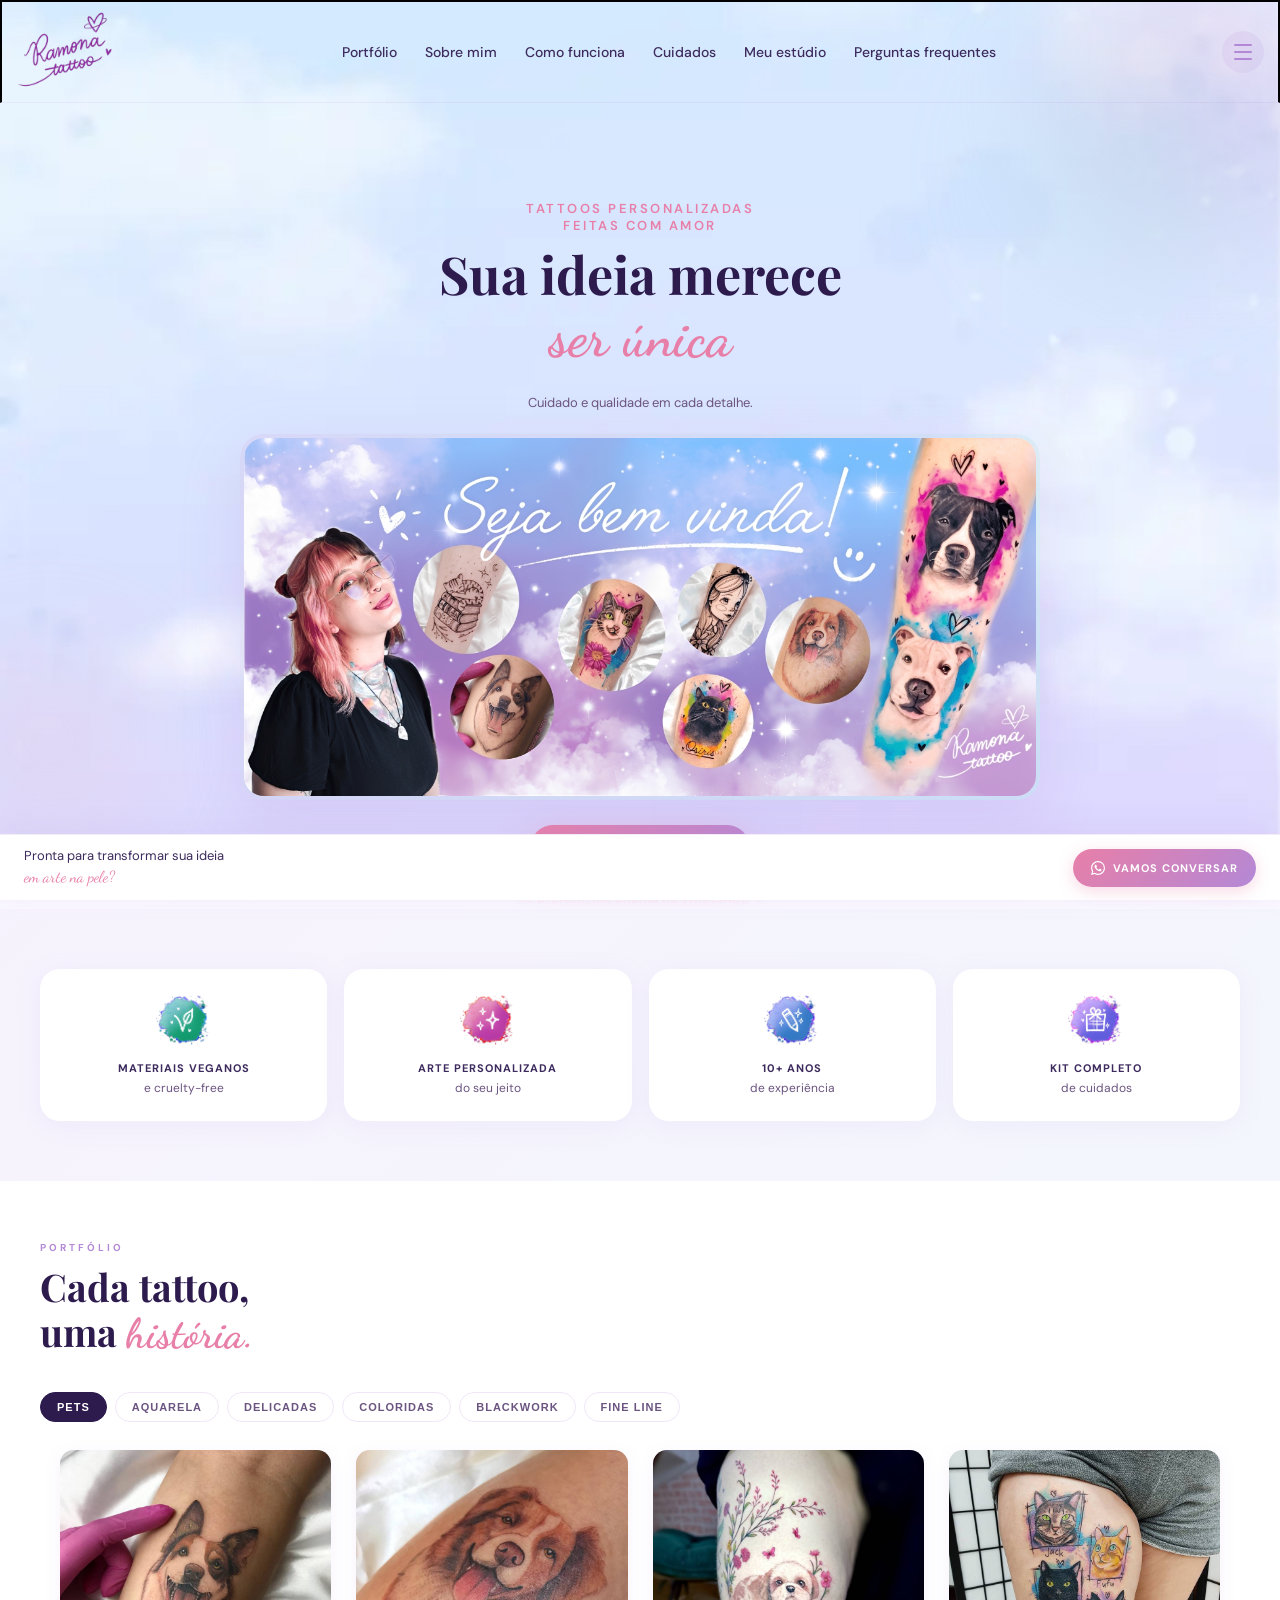
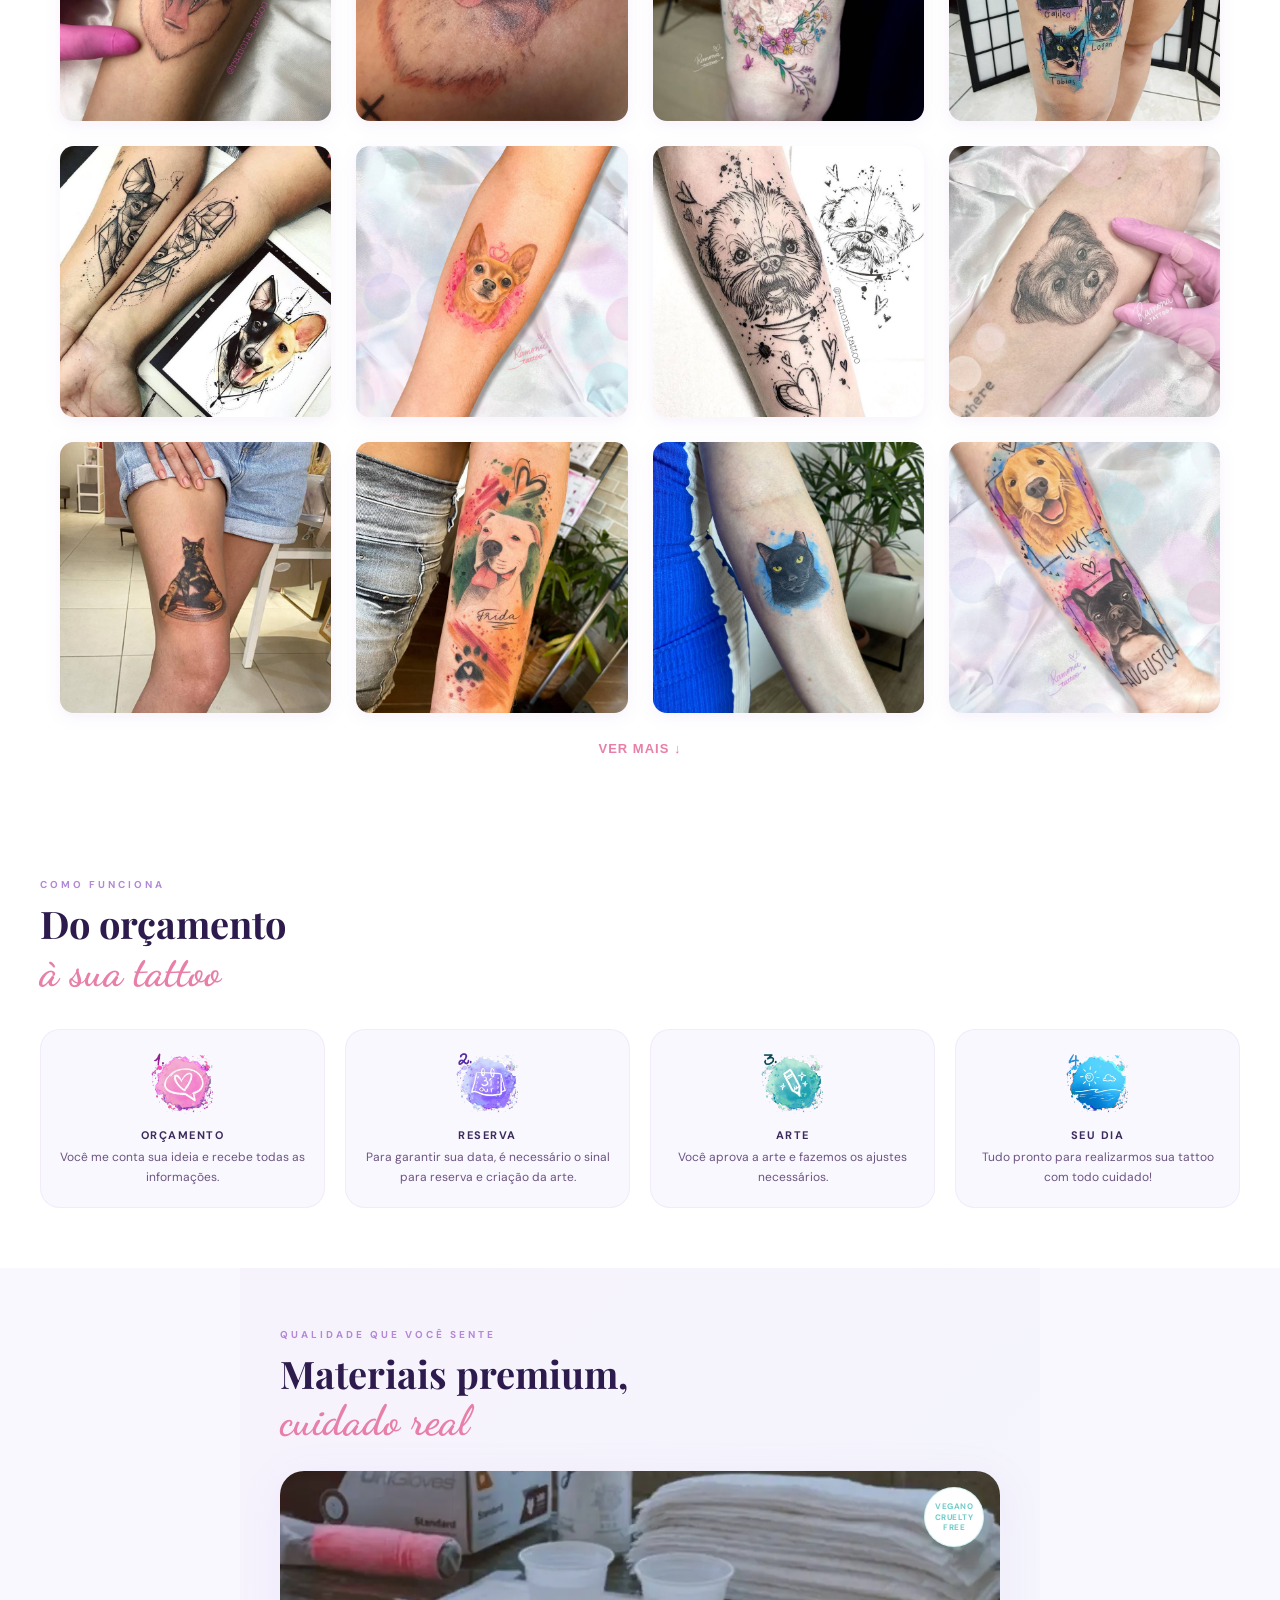
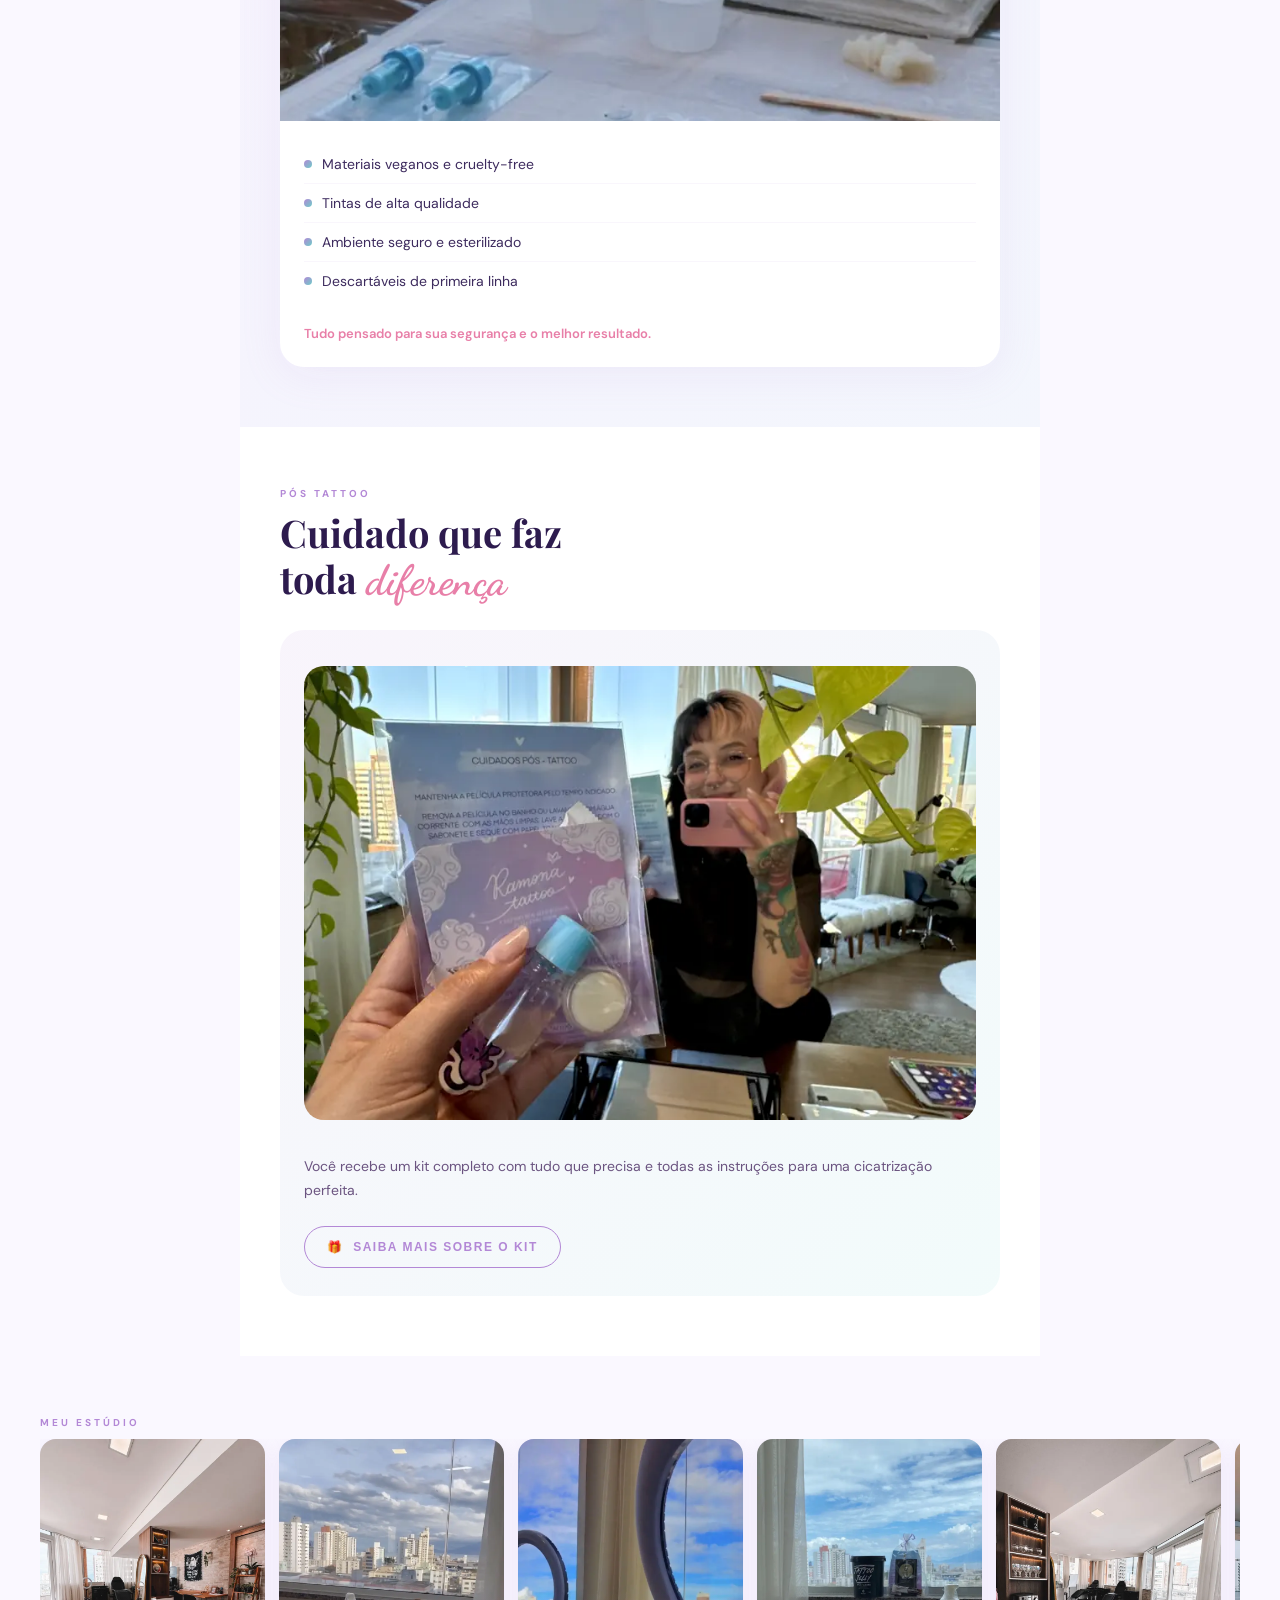
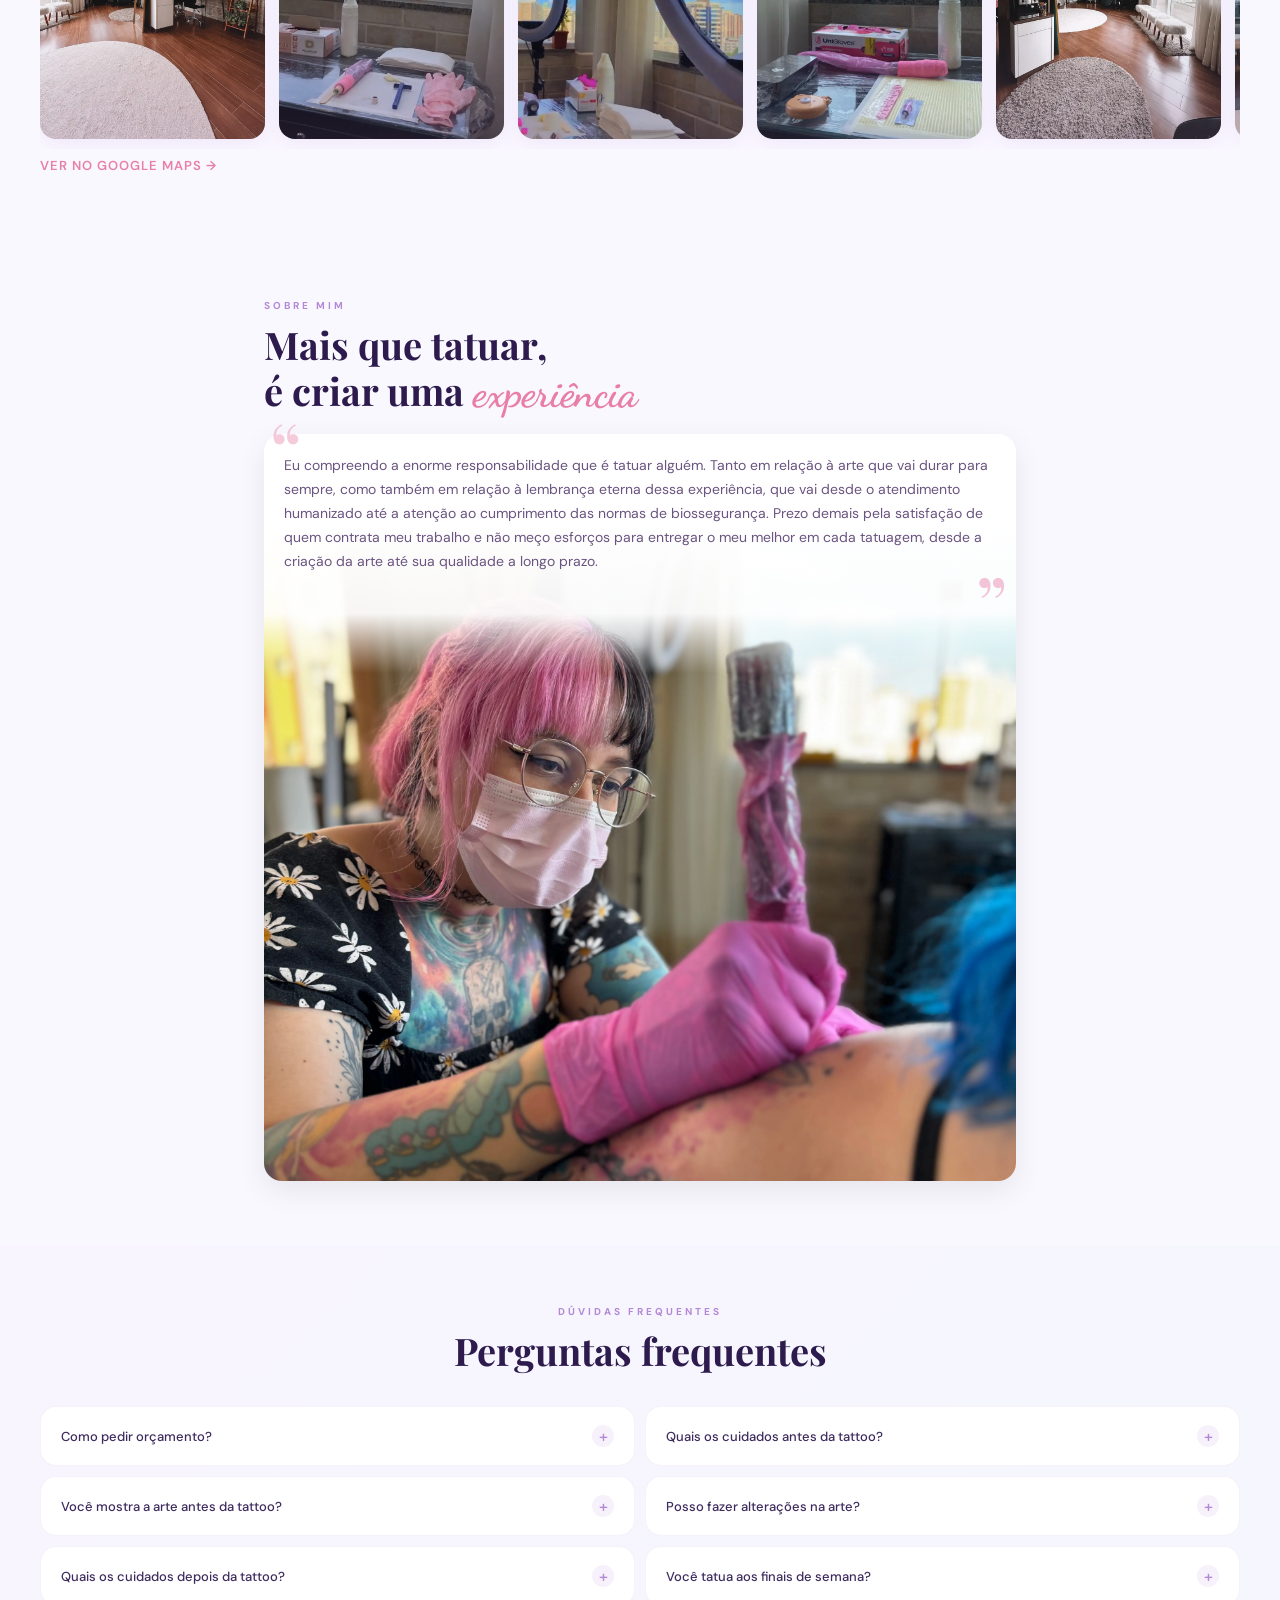
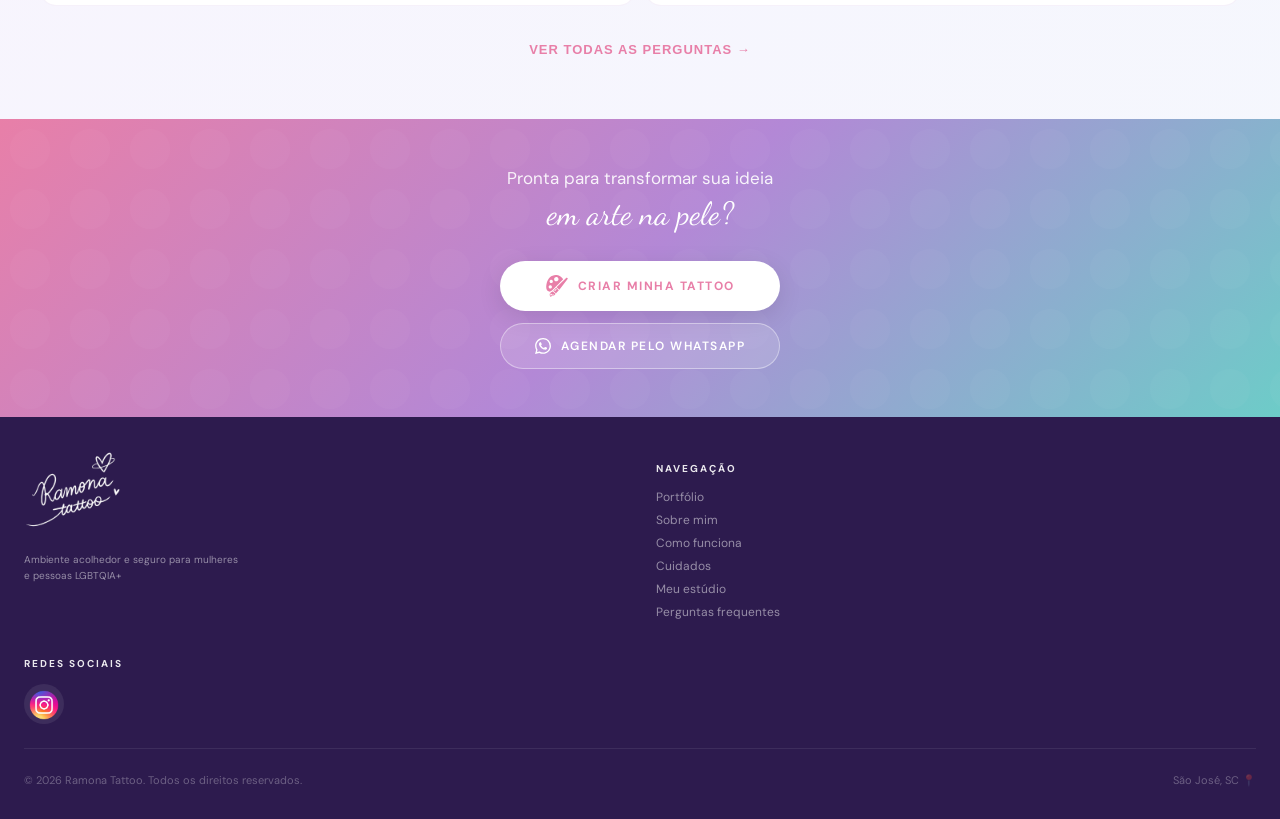
<file: index.html>
<!DOCTYPE html>
<html lang="pt-BR">
<head>
<meta charset="UTF-8">
<meta name="viewport" content="width=device-width, initial-scale=1.0">
<title>Estúdio de Tatuagem em São José SC | Ramona Tattoo</title>
<meta name="description" content="Ramona Tattoo | Tatuadora em São José, atendendo clientes de Florianópolis e também Porto Alegre RS. Tatuagens personalizadas e atendimento exclusivo. Agende sua sessão.">
<link rel="canonical" href="https://www.ramona.art.br/">
<link href="https://fonts.googleapis.com/css2?family=Playfair+Display:ital,wght@0,400;0,700;1,400&family=Dancing+Script:wght@600;700&family=DM+Sans:wght@300;400;500;600&display=swap" rel="stylesheet">
<link rel="preconnect" href="https://fonts.googleapis.com">
<link rel="preconnect"
href="https://fonts.gstatic.com"
crossorigin>
<link rel="stylesheet" href="style.css">
<script src="script.js" defer></script>
<meta name="robots" content="index, follow">

<meta property="og:title" content="Ramona Tattoo | Tatuadora em São José • Grande Florianópolis">
<meta property="og:description" content="Cada tatuagem é desenvolvida para ser única. Atendimento humanizado, artes personalizadas e um ambiente pensado para transformar sua ideia em uma experiência special.">
<meta property="og:image" content="imagens/imagemhome.webp">
<meta property="og:url" content="https://www.ramona.art.br/">

<script type="application/ld+json">
{
 "@context":"https://schema.org",
 "@type":"TattooParlor",
 "name":"Ramona Tattoo",
 "url":"https://www.ramona.art.br/",
 "telephone":"+55 51 8467-1294",
 "address":{
   "@type":"PostalAddress",
   "streetAddress":"Av. Delamar José da Silva, 262 - Kobrasol",
   "addressLocality":"São José",
   "addressRegion":"SC",
   "postalCode":"88102-101",
   "addressCountry":"BR"
 }
 "sameAs": [
  "https://www.instagram.com/ramona_tattoo/",
  "https://share.google/CLeQYkdrsTNzimzGN"
]
"logo": "imagens/imagem-2.png"
}
</script>
<link rel="icon" href="/imagens/imagem-2.png" type="image/png">
</head>
<body>

<!-- NAV -->
<nav class="main-nav">
  <div class="logo">
    <img src="imagens/imagem-2.png" alt="Ramona Tattoo Logo">
  </div>

  <div class="nav-links">
    <a href="#portfolio">Portfólio</a>
    <a href="#about">Sobre mim</a>
    <a href="#como-funciona">Como funciona</a>
    <a href="#cuidados">Cuidados</a>
    <a href="#meu-estudio">Meu estúdio</a>
    <a href="#faq">Perguntas frequentes</a>
  </div>

  <button class="menu-btn" aria-label="Menu">
    <span></span><span></span><span></span>
  </button>
</nav>

<div class="mobile-menu">
  <a href="#portfolio">Portfólio</a>
  <a href="#about">Sobre mim</a>
  <a href="#como-funciona">Como funciona</a>
  <a href="#cuidados">Cuidados</a>
  <a href="#meu-estudio">Meu estúdio</a>
  <a href="#faq">Perguntas frequentes</a>
</div>

<!-- HERO -->
<section class="hero">
  <div class="wc-blob wc-blob-1"></div>
  <div class="wc-blob wc-blob-2"></div>
  <div class="wc-blob wc-blob-3"></div>

  <p class="hero-label fade-up">Tattoos personalizadas<br>feitas com amor</p>

  <h1 class="hero-title fade-up fade-up-2">
    Sua ideia merece
    <span class="hero-title-script">ser única</span>
  </h1>

  <p class="hero-desc fade-up fade-up-3">
    Cuidado e qualidade em cada detalhe.
  </p>

  <!-- Hero image area -->
  <div class="hero-img-card fade-up fade-up-4">
    <div class="hero-img-card-inner">
        <div class="tattoo-icon">
          <img src="imagens/imagemhome.webp" alt="Imagem Tatuagens Ramona Tattoo, seja bem-vindo">
      </div>
    </div>
  </div>

    <a href="https://form.jotform.com/250067675890668" class="btn-whatsapp fade-up fade-up-4">
    Criar minha tattoo
  </a>
  <a href="https://wa.me/555184671294" class="hero-whatsapp-link fade-up fade-up-4">
    <span>Se preferir, me chama no WhatsApp →</span>
  </a>
</section>

<!-- DIFERENCIAIS -->
<section class="diferenciais">
  <div class="diff-grid">
    <div class="diff-card">
      <div class="diff-icon">
        <img src="imagens/icone-2.png" alt="icone materiais veganos">
      </div>
      <p class="diff-name">Materiais veganos</p>
      <p class="diff-desc">e cruelty-free</p>
    </div>
    <div class="diff-card">
      <div class="diff-icon">
        <img src="imagens/icone-1.png" alt="icone arte personalizada">
      </div>
      <p class="diff-name">Arte personalizada</p>
      <p class="diff-desc">do seu jeito</p>
    </div>
    <div class="diff-card">
      <div class="diff-icon">
        <img src="imagens/icone-3.png" alt="icone anos de experiência">
      </div>
      <p class="diff-name">10+ anos</p>
      <p class="diff-desc">de experiência</p>
    </div>
    <div class="diff-card">
      <div class="diff-icon">
        <img src="imagens/icone-4.png" alt="icone kit de cuidados">
      </div>
      <p class="diff-name">Kit completo</p>
      <p class="diff-desc">de cuidados</p>
    </div>
  </div>
</section>

<!-- PORTFÓLIO -->
<section class="portfolio" id="portfolio">
  <div class="portfolio-header">
    <div>
      <p class="section-label">Portfólio</p>
      <h2 class="section-title">
        Cada tattoo,<br>
        uma <span class="section-script">história.</span>
      </h2>
    </div>
  </div>

  <div class="portfolio-tabs">
    <button class="tab active" onclick="filterTab(this, 'pets')">Pets</button>
    <button class="tab" onclick="filterTab(this, 'aquarela')">Aquarela</button>
    <button class="tab" onclick="filterTab(this, 'delicadas')">Delicadas</button>
    <button class="tab" onclick="filterTab(this, 'coloridas')">Coloridas</button>
    <button class="tab" onclick="filterTab(this, 'blackwork')">Blackwork</button>
    <button class="tab" onclick="filterTab(this, 'fineline')">Fine Line</button>
  </div>

  <div class="portfolio-grid" id="portfolio-grid">
    <div class="portfolio-item">📷</div>
    <div class="portfolio-item">📷</div>
    <div class="portfolio-item">📷</div>
    <div class="portfolio-item">📷</div>
    <div class="portfolio-item">📷</div>
    <div class="portfolio-item">📷</div>
    <div class="portfolio-item">📷</div>
    <div class="portfolio-item">📷</div>
    <div class="portfolio-item">📷</div>
  </div>

  <div style="text-align:center; margin-top:20px;">
    <button class="see-more" onclick="togglePortfolio()">Ver mais ↓</button>
  </div>
</section>

<!-- COMO FUNCIONA -->
<section class="como-funciona" id="como-funciona">
  <p class="section-label">Como funciona</p>
  <h2 class="section-title">
    Do orçamento<br>
    <span class="section-script">à sua tattoo</span>
  </h2>

  <div class="steps-grid">
    <div class="step-card">
      <div class="step-icon">
        <img src="imagens/imagem-7.png" alt="Orçamento Icone">
      </div>
      <p class="step-title">Orçamento</p>
      <p class="step-desc">Você me conta sua ideia e recebe todas as informações.</p>
    </div>
    <div class="step-card">
      <div class="step-icon">
        <img src="imagens/imagem-6.png" alt="Reserva Icone">
      </div>
      <p class="step-title">Reserva</p>
      <p class="step-desc">Para garantir sua data, é necessário o sinal para reserva e criação da arte.</p>
    </div>
    <div class="step-card">
      <div class="step-icon">
        <img src="imagens/imagem-5.png" alt="Arte Icone">
      </div>
      <p class="step-title">Arte</p>
      <p class="step-desc">Você aprova a arte e fazemos os ajustes necessários.</p>
    </div>
    <div class="step-card">
      <div class="step-icon">
        <img src="imagens/imagem-4.png" alt="Seu Dia Icone">
      </div>
      <p class="step-title">Seu dia</p>
      <p class="step-desc">Tudo pronto para realizarmos sua tattoo com todo cuidado!</p>
    </div>
  </div>
</section>

<!-- MATERIAIS -->
<section class="materiais">
  <p class="section-label">Qualidade que você sente</p>
  <h2 class="section-title">
    Materiais premium,<br>
    <span class="section-script">cuidado real</span>
  </h2>

  <div class="materiais-card">
    <div class="materiais-img">
      <img src="imagens/materiais.webp" alt="Imagem dos materiais" loading="lazy">
      <div class="vegan-badge">VEGANO<br>CRUELTY<br>FREE</div>
    </div>
    <ul class="materiais-list">
      <li>Materiais veganos e cruelty-free</li>
      <li>Tintas de alta qualidade</li>
      <li>Ambiente seguro e esterilizado</li>
      <li>Descartáveis de primeira linha</li>
    </ul>
    <p class="materiais-note">Tudo pensado para sua segurança e o melhor resultado.</p>
  </div>
</section>

<!-- PÓS TATTOO -->
<section class="pos-tattoo" id="cuidados">
  <p class="section-label">Pós Tattoo</p>
  <h2 class="section-title">
    Cuidado que faz<br>
    toda <span class="section-script">diferença</span>
  </h2>

  <div class="pos-card">
    <div class="kit-img">
      <img src="imagens/kitpostattoo.webp" alt="Imagem do Kit Pós Tattoo" loading="lazy">
    </div>
    <p class="pos-desc">Você recebe um kit completo com tudo que precisa e todas as instruções para uma cicatrização perfeita.</p>
    <button class="btn-outline" onclick="openKitModal()">
    🎁 &nbsp;Saiba mais sobre o kit
    </button>
  </div>
</section>

<!-- MY STUDIO -->
<section class="portfolio-preview" id="meu-estudio">
  <p class="section-label">Meu Estúdio</p>
  <div class="works-grid">
    <div class="work-card">
      <img src="imagens/Estudio/imagenestudio-1.webp" alt="Imagem do estúdio Ramona Tattoo" loading="lazy">
    </div>
    <div class="work-card">
      <img src="imagens/Estudio/imagenestudio-2.webp" alt="Imagem do estúdio Ramona Tattoo" loading="lazy">
    </div>
    <div class="work-card">
      <img src="imagens/Estudio/imagenestudio-3.webp" alt="Imagem do estúdio Ramona Tattoo" loading="lazy">
    </div>
    <div class="work-card">
      <img src="imagens/Estudio/imagenestudio-4.webp" alt="Imagem do estúdio Ramona Tattoo" loading="lazy">
    </div>
    <div class="work-card">
      <img src="imagens/Estudio/imagenestudio-5.webp" alt="Imagem do estúdio Ramona Tattoo" loading="lazy">
    </div>
    <div class="work-card">
      <img src="imagens/Estudio/imagenestudio-6.webp" alt="Imagem do estúdio Ramona Tattoo" loading="lazy">
    </div>
    <div class="work-card">
      <img src="imagens/Estudio/imagenestudio-7.webp" alt="Imagem do estúdio Ramona Tattoo" loading="lazy">
    </div>
    <div class="work-card">
      <img src="imagens/Estudio/imagenestudio-8.webp" alt="Imagem do estúdio Ramona Tattoo" loading="lazy">
    </div>
    <div class="work-card">
      <img src="imagens/Estudio/imagenestudio-9.webp" alt="Imagem do estúdio Ramona Tattoo" loading="lazy">
    </div>
    <div class="work-card">
      <img src="imagens/Estudio/imagenestudio-10.webp" alt="Imagem do estúdio Ramona Tattoo" loading="lazy">
    </div>
    <div class="work-card">
      <img src="imagens/Estudio/imagenestudio-11.webp" alt="Imagem do estúdio Ramona Tattoo" loading="lazy">
    </div>
    <div class="work-card">
      <img src="imagens/Estudio/imagenestudio-12.webp" alt="Imagem do estúdio Ramona Tattoo" loading="lazy">
    </div>
  </div>
  <a href="https://maps.app.goo.gl/wx3TiY8uMnfwieZX7" target="_blank" class="see-more">
    Ver no Google Maps →
  </a>
</section>

<!--ABOUT-->
<section class="about" id="about">
  <div class="about-content">
    <p class="section-label">Sobre mim</p>
    
    <h2 class="section-title">
      Mais que tatuar,<br>
    é criar uma <span class="section-script">experiência</span>
    </h2>
  </div>

  <div class="about-card">
    <p class="about-text">
      Eu compreendo a enorme responsabilidade que é tatuar alguém. Tanto em relação à arte que vai durar para sempre, como também em relação à lembrança eterna dessa experiência, que vai desde o atendimento humanizado até a atenção ao cumprimento das normas de biossegurança. Prezo demais pela satisfação de quem contrata meu trabalho e não meço esforços para entregar o meu melhor em cada tatuagem, desde a criação da arte até sua qualidade a longo prazo.
    </p>
  </div>
</section>

<!-- FAQ -->
<section class="faq" id="faq">
  <p class="section-label" style="text-align:center">Dúvidas frequentes</p>
  <h2 class="section-title" style="text-align:center">Perguntas frequentes</h2>

  <div class="faq-grid">
    <div class="faq-item" onclick="toggleFaq(this)">
      <div class="faq-q">
        Como pedir orçamento?
        <span class="faq-q-icon">+</span>
      </div>
      <p class="faq-a">Clique aqui no link que vai te direcionar para o WhatsApp. Me conte sua ideia com detalhes, eles são importantes para eu entender bem direitinho a sua ideia e lhe entregar o melhor resultado possível. Na sequência, eu mesma irei lhe responder e lhe passar o orçamento para a sua tattoo e podemos agendar uma data.</p>
    </div>
    <div class="faq-item" onclick="toggleFaq(this)">
      <div class="faq-q">
        Quais os cuidados antes da tattoo?
        <span class="faq-q-icon">+</span>
      </div>
      <p class="faq-a">Hidrate bem a pele nos dias anteriores. Faça uma leve esfoliação no banho, se possível. Alimente-se bem no dia da tattoo e evite bebidas alcoólicas 48h antes.</p>
    </div>
    <div class="faq-item" onclick="toggleFaq(this)">
      <div class="faq-q">
        Você mostra a arte antes da tattoo?
        <span class="faq-q-icon">+</span>
      </div>
      <p class="faq-a">Sim! Você aprova a arte antes da sessão e podemos fazer ajustes até ficar do jeito que você imagina. Só tatuamos após sua aprovação.</p>
    </div>
    <div class="faq-item" onclick="toggleFaq(this)">
      <div class="faq-q">
        Posso fazer alterações na arte?
        <span class="faq-q-icon">+</span>
      </div>
      <p class="faq-a">Claro! Trabalhamos juntas até a arte ficar exatamente do jeito que você idealizou.</p>
    </div>
    <div class="faq-item" onclick="toggleFaq(this)">
      <div class="faq-q">
        Quais os cuidados depois da tattoo?
        <span class="faq-q-icon">+</span>
      </div>
      <p class="faq-a">Você receberá um kit completo com hidratante e sabonete antibacteriano além de um guia de cuidados para uma cicatrização perfeita.</p>
    </div>
    <div class="faq-item" onclick="toggleFaq(this)">
      <div class="faq-q">
        Você tatua aos finais de semana?
        <span class="faq-q-icon">+</span>
      </div>
      <p class="faq-a">Sim, mas como são os dias mais procurados, muitas vezes será necessário agendar com maior antecedência. Em dias de semana é mais fácil agendar para uma data próxima.</p>
    </div>
    <div class="faq-item extra-faq" onclick="toggleFaq(this)">
      <div class="faq-q">
        Posso levar acompanhante no dia da tattoo?
        <span class="faq-q-icon">+</span>
      </div>
      <p class="faq-a">Sim, porém peço que me avise para que eu prepare a sala para receber comportar mais pessoas.</p>
    </div>
        <div class="faq-item extra-faq" onclick="toggleFaq(this)">
      <div class="faq-q">
        Todos os materiais são veganos e cruelty free?
        <span class="faq-q-icon">+</span>
      </div>
      <p class="faq-a">Sim! Faço questão de utilizar apenas materiais que não são testados em animais. Todos os materiais que utilizo são de altíssima qualidade, pois percebo a diferença que faz nos meus trabalhos. Não abro mão disso.</p>
    </div>
        <div class="faq-item extra-faq" onclick="toggleFaq(this)">
      <div class="faq-q">
        Como saber se vou precisar de retoque na tatuagem?
        <span class="faq-q-icon">+</span>
      </div>
      <p class="faq-a">Olha, é raro precisar de retoque, pois eu dou meu máximo para entregar uma excelente pigmentação. Mas em alguns casos pode acontecer, sim. Só podemos saber após aproximadamente 45 dias da tatuagem feita.</p>
    </div>

  </div>

  <div style="text-align:center; margin-top:28px;">
    <button class="see-more" onclick="toggleMoreFaq()">
      Ver todas as perguntas →
    </button>
  </div>
</section>

<!-- CTA BANNER -->
<div class="cta-banner">
  <p class="cta-banner-text">Pronta para transformar sua ideia</p>
  <span class="cta-banner-title">em arte na pele?</span>
  <div class="cta-btns">
    <a href="https://form.jotform.com/250067675890668" class="btn-white">
      <svg fill="#e87fa8" version="1.1" id="Capa_1" xmlns="http://www.w3.org/2000/svg" xmlns:xlink="http://www.w3.org/1999/xlink" viewBox="0 0 31.871 31.871" xml:space="preserve"><g id="SVGRepo_bgCarrier" stroke-width="0"></g><g id="SVGRepo_tracerCarrier" stroke-linecap="round" stroke-linejoin="round"></g><g id="SVGRepo_iconCarrier"> <g> <g> <path d="M24.893,6.205c-1.95-3.218-5.202-5.542-9.127-6.088C8.672-0.866,2.746,4.439,1.066,11.698 c-2.123,9.183,0.275,12.399,4.726,12.532c0.817-0.74,1.83-1.322,2.945-1.666L24.893,6.205z M11.796,5.603 c0.241-1.737,1.846-2.95,3.583-2.709s2.95,1.847,2.709,3.583s-1.846,2.95-3.583,2.709C12.768,8.943,11.556,7.341,11.796,5.603z M5.237,9.045C5.415,7.759,6.605,6.858,7.892,7.04C9.181,7.216,10.079,8.404,9.9,9.693C9.722,10.98,8.531,11.881,7.244,11.7 C5.957,11.523,5.059,10.335,5.237,9.045z M5.902,19.607c-1.288-0.178-2.188-1.365-2.008-2.655 c0.179-1.285,1.369-2.187,2.656-2.005c1.286,0.177,2.187,1.365,2.007,2.653C8.378,18.89,7.189,19.788,5.902,19.607z"></path> <path d="M19.325,21.314l0.324-0.41L31.588,5.342c-0.025-0.255-0.161-0.612-0.609-1.018c-0.885-0.798-1.467-0.407-1.467-0.407 L15.634,17.33l-0.355,0.342L19.325,21.314z"></path> <path d="M14.531,26.638l0.342-0.383l3.733-4.156l-4.071-3.623l-3.707,4.133l-0.343,0.384L14.531,26.638z M12.307,22.386 l1.855-2.104c0.172-0.194,0.468-0.216,0.663-0.042l0.239,0.211c0.093,0.082,0.149,0.195,0.158,0.32 c0.007,0.127-0.034,0.248-0.117,0.342l-1.856,2.104c-0.172,0.193-0.468,0.216-0.663,0.04l-0.237-0.209 c-0.095-0.083-0.15-0.195-0.159-0.32C12.183,22.603,12.225,22.479,12.307,22.386z"></path> <path d="M13.44,27.736L13.44,27.736c0-0.002,0.211-0.336,0.244-0.401l-3.792-3.431c-0.086,0.016-0.167,0.035-0.253,0.054 c-0.009,0.002-0.015,0.005-0.023,0.007c-3.064,0.724-6.078,4.013-3.046,7.7c0.14,0.169,0.366,0.243,0.579,0.188 s0.375-0.229,0.415-0.441c0.088-0.486,0.263-1.018,0.671-1.403C9.167,29.125,11.779,30.549,13.44,27.736z M9.735,28.662 c-0.763,0.029-1.551,0.06-2.152,0.629C7.468,29.4,7.362,29.521,7.27,29.642c-0.106,0.139-0.281,0.207-0.453,0.178 S6.502,29.667,6.449,29.5c-0.171-0.524-0.212-1.092-0.047-1.673c0.095-0.341,0.252-0.657,0.452-0.944 c0.772,0.843,1.447,1.321,2.693,1.209c0.78-0.067,1.497-0.039,2.161,0.14C11.098,28.609,10.428,28.635,9.735,28.662z"></path> </g> </g> </g></svg>
      Criar minha tattoo
    </a>
    <a href="https://wa.me/555184671294" class="btn-transparent">
      <svg width="16" height="16" viewBox="0 0 24 24" fill="currentColor"><path d="M17.472 14.382c-.297-.149-1.758-.867-2.03-.967-.273-.099-.471-.148-.67.15-.197.297-.767.966-.94 1.164-.173.199-.347.223-.644.075-.297-.15-1.255-.463-2.39-1.475-.883-.788-1.48-1.761-1.653-2.059-.173-.297-.018-.458.13-.606.134-.133.298-.347.446-.52.149-.174.198-.298.298-.497.099-.198.05-.371-.025-.52-.075-.149-.669-1.612-.916-2.207-.242-.579-.487-.5-.669-.51-.173-.008-.371-.01-.57-.01-.198 0-.52.074-.792.372-.272.297-1.04 1.016-1.04 2.479 0 1.462 1.065 2.875 1.213 3.074.149.198 2.096 3.2 5.077 4.487.709.306 1.262.489 1.694.625.712.227 1.36.195 1.871.118.571-.085 1.758-.719 2.006-1.413.248-.694.248-1.289.173-1.413-.074-.124-.272-.198-.57-.347m-5.421 7.403h-.004a9.87 9.87 0 01-5.031-1.378l-.361-.214-3.741.982.998-3.648-.235-.374a9.86 9.86 0 01-1.51-5.26c.001-5.45 4.436-9.884 9.888-9.884 2.64 0 5.122 1.03 6.988 2.898a9.825 9.825 0 012.893 6.994c-.003 5.45-4.437 9.884-9.885 9.884m8.413-18.297A11.815 11.815 0 0012.05 0C5.495 0 .16 5.335.157 11.892c0 2.096.547 4.142 1.588 5.945L.057 24l6.305-1.654a11.882 11.882 0 005.683 1.448h.005c6.554 0 11.89-5.335 11.893-11.893a11.821 11.821 0 00-3.48-8.413z"/></svg>
      Agendar pelo WhatsApp
    </a>
  </div>
</div>

<!-- FOOTER -->
<footer>
  <div class="footer-grid">
    <div>
      <div class="footer-logo">
        <img src="imagens/imagem-1.png" alt="Logo Ramona Tattoo">
      </div>
      <p class="footer-tagline">
        Ambiente acolhedor e seguro para mulheres e pessoas LGBTQIA+
      </p>
    </div>
    <div>
      <p class="footer-nav-title">Navegação</p>
      <nav class="footer-nav">
        <a href="#portfolio">Portfólio</a>
        <a href="#about">Sobre mim</a>
        <a href="#como-funciona">Como funciona</a>
        <a href="#cuidados">Cuidados</a>
        <a href="#meu-estudio">Meu estúdio</a>
        <a href="#faq">Perguntas frequentes</a>
      </nav>
    </div>
  </div>

  <div>
    <p class="footer-nav-title">Redes sociais</p>
    <div class="footer-social">
      <a href="https://www.instagram.com/ramona_tattoo/" target="_blank">
        <div class="social-icon"><img src="imagens/icone-instagram.png" alt="Instagram">
        </div>
      </a>
    </div>
  </div>

  <div class="footer-divider"></div>

  <div class="footer-bottom">
    <span>© 2026 Ramona Tattoo. Todos os direitos reservados.</span>
    <span>São José, SC 📍</span>
  </div>
</footer>

<!-- STICKY CTA -->
<div class="sticky-cta">
  <div class="sticky-cta-text">
    Pronta para transformar sua ideia
    <span>em arte na pele?</span>
  </div>
  <a href="https://wa.me/555184671294" class="btn-sticky">
    <svg width="14" height="14" viewBox="0 0 24 24" fill="currentColor"><path d="M17.472 14.382c-.297-.149-1.758-.867-2.03-.967-.273-.099-.471-.148-.67.15-.197.297-.767.966-.94 1.164-.173.199-.347.223-.644.075-.297-.15-1.255-.463-2.39-1.475-.883-.788-1.48-1.761-1.653-2.059-.173-.297-.018-.458.13-.606.134-.133.298-.347.446-.52.149-.174.198-.298.298-.497.099-.198.05-.371-.025-.52-.075-.149-.669-1.612-.916-2.207-.242-.579-.487-.5-.669-.51-.173-.008-.371-.01-.57-.01-.198 0-.52.074-.792.372-.272.297-1.04 1.016-1.04 2.479 0 1.462 1.065 2.875 1.213 3.074.149.198 2.096 3.2 5.077 4.487.709.306 1.262.489 1.694.625.712.227 1.36.195 1.871.118.571-.085 1.758-.719 2.006-1.413.248-.694.248-1.289.173-1.413-.074-.124-.272-.198-.57-.347m-5.421 7.403h-.004a9.87 9.87 0 01-5.031-1.378l-.361-.214-3.741.982.998-3.648-.235-.374a9.86 9.86 0 01-1.51-5.26c.001-5.45 4.436-9.884 9.888-9.884 2.64 0 5.122 1.03 6.988 2.898a9.825 9.825 0 012.893 6.994c-.003 5.45-4.437 9.884-9.885 9.884m8.413-18.297A11.815 11.815 0 0012.05 0C5.495 0 .16 5.335.157 11.892c0 2.096.547 4.142 1.588 5.945L.057 24l6.305-1.654a11.882 11.882 0 005.683 1.448h.005c6.554 0 11.89-5.335 11.893-11.893a11.821 11.821 0 00-3.48-8.413z"/></svg>
    Vamos conversar
  </a>
</div>

<!--ABRIR IMAGENS-->
<div class="image-modal" id="imageModal">
  <span class="modal-close" onclick="closeModal()">×</span>
  <img class="modal-img" id="modalImg">
</div>

<!--POP UP KIT-->
<div id="kitModal" class="modal">
  <div class="modal-content">
    <span class="close-modal" onclick="closeKitModal()">×</span>

    <h3>Kit de cuidados pós-tattoo</h3>
    <img src="imagens/imagempopup.png" alt="Kit pós tattoo imagem" class="kitpopup-img">
    <p>
      O kit inclui orientações completas e dicas para cicatrização ideal da sua tatuagem, um sabonete antibacteriano suave para limpeza diária e uma pomada específica para tatuagens, garantindo melhor fixação da tinta, prevenção de infecções e preservação da qualidade da arte ao longo do tempo.
    </p>
  </div>
</div>

</body>
</html>
</file>
<file: style.css>
:root {
    --lilac: #b388d6;
    --lilac-light: #d4b8e8;
    --pink: #e87fa8;
    --pink-light: #f5c6d8;
    --teal: #6dccc8;
    --teal-light: #a8e6e4;
    --blue: #8ab8e8;
    --blue-light: #c2d8f4;
    --dark: #2d1b4e;
    --text: #3d2b5e;
    --text-light: #6b5480;
    --white: #ffffff;
    --off-white: #faf8ff;
  }

  * { margin: 0; padding: 0; box-sizing: border-box; }

  body {
    font-family: 'DM Sans', sans-serif;
    background: var(--off-white);
    color: var(--text);
    overflow-x: hidden;
    margin: 0;
  }

  /* ── WATERCOLOR BACKGROUNDS ── */
  .wc-blob {
    position: absolute;
    border-radius: 50%;
    filter: blur(60px);
    opacity: 0.45;
    pointer-events: none;
    z-index: 0;
  }

  /* ── NAV ── */
body > nav { 
  position: absolute; 
  top: 0; 
  left: 0; 
  right: 0; 
  z-index: 100; 
  display: flex; 
  justify-content: space-between; 
  align-items: center; 
  padding: 6px 14px;
  background: rgba(250,248,255,0.85); 
  border-bottom: 1px solid rgba(179,136,214,0.12); 
  border: 2px solid black;
}
.main-nav {
  position: fixed;
  top: 0;
  left: 0;
  right: 0;
  z-index: 100;
  display: flex;
  justify-content: space-between;
  align-items: center;
  padding: 2px 14px;
  background: rgba(238, 245, 255, 0.85);
  border-bottom: 1px solid rgba(179,136,214,0.12);
  background: transparent;
  transition: all 0.3s ease;
}
.main-nav.scrolled {
  background: rgba(250, 248, 255, 0.75);
  backdrop-filter: blur(16px);
  border-bottom: 1px solid rgba(179,136,214,0.12);
}

.nav-links {
  display: flex;
  gap: 28px;
  align-items: center;
}

.nav-links a {
  text-decoration: none;
  color: var(--text);
  font-size: 14px;
  font-weight: 500;
}
.nav-links a:hover {
  text-shadow:
    0 0 6px rgba(232,127,168,0.7),
    0 0 10px rgba(232,127,168,0.5);
  transition: 0.3s ease;
}

.menu-btn {
  display: none;
  cursor: pointer;
}

.mobile-menu {
  display: none;
}
@media (max-width: 768px) {
  .nav-links {
    display: none;
  }

  .menu-btn {
    display: flex;
  }
  .main-nav {
    padding: 2.5px 14px;
  }
  .mobile-menu {
    display: none;
    position: fixed;
    top: 72px;
    left: 20px;
    right: 20px;
    z-index: 99;

    flex-direction: column;
    gap: 16px;

    padding: 24px;
    border-radius: 24px;
    background: rgba(250,248,255, 0.95);
    backdrop-filter: blur(16px);
    box-shadow: 0 20px 40px rgba(45,27,78,0.12);
  }

  .mobile-menu.active {
    display: flex;
  }

  .mobile-menu a {
    text-decoration: none;
    color: var(--text);
    font-weight: 500;
  }
}
  .logo {
    display: flex;
    flex-direction: column;
    line-height: 1;
  }
  .logo img {
    width: 100px;
    height: auto;
    display: block;
}
  @media (max-width: 768px) {
    .logo img {
    width: 50px;
    height: auto;
    display: block;
    border-radius: 50%;
    margin: 2px;
} }
  @media (min-width: 769px) {
  .main-nav {
    padding: 0px 14px;
  }
  .logo img {
    width: 100px;
  }
}
  .logo-script {
    font-family: 'Dancing Script', cursive;
    font-size: 28px;
    color: var(--lilac);
    letter-spacing: -0.5px;
  }
  .logo-sub {
    font-family: 'DM Sans', sans-serif;
    font-size: 9px;
    letter-spacing: 4px;
    color: var(--text-light);
    text-transform: uppercase;
    margin-top: -2px;
  }

  .menu-btn {
    width: 42px; height: 42px;
    border-radius: 50%;
    background: rgba(179,136,214,0.12);
    border: none;
    cursor: pointer;
    display: flex;
    align-items: center;
    justify-content: center;
    flex-direction: column;
    gap: 5px;
  }
  .menu-btn span {
    display: block;
    width: 18px; height: 2px;
    background: var(--lilac);
    border-radius: 2px;
    transition: 0.3s;
  }

  /* ── HERO ── */
  .hero {
    position: relative;
    min-height: 100svh;
    padding: 90px 24px 2px;
    overflow: hidden;
    display: flex;
    flex-direction: column;
    justify-content: flex-start;
    align-items: center;
    text-align: center;
    background-image: url('imagens/background.webp');
    background-repeat: no-repeat;
    background-position: top right;
    background-size: cover;
  }

  @media (min-width: 768px) {
    .hero {
      padding-top: 200px;
    }
  }

  .hero .wc-blob-1 {
    width: 280px; height: 280px;
    background: var(--lilac-light);
    top: -40px; right: -60px;
  }
  .hero .wc-blob-2 {
    width: 220px; height: 220px;
    background: var(--teal-light);
    top: 60px; right: 40px;
    opacity: 0.25;
  }
  .hero .wc-blob-3 {
    width: 180px; height: 180px;
    background: var(--pink-light);
    bottom: 80px; left: -40px;
    opacity: 0.3;
  }

  .hero-label {
    font-size: 13px;
    font-weight: 600;
    letter-spacing: 2.5px;
    color: var(--pink);
    text-transform: uppercase;
    margin-bottom: 10px;
    position: relative; z-index: 2;
  }

  .hero-title {
    position: relative; z-index: 2;
    font-family: 'Playfair Display', serif;
    font-size: clamp(34px, 9vw, 52px);
    line-height: 1.15;
    color: var(--dark);
    margin-bottom: 4px;
  }

  .hero-title-script {
    font-family: 'Dancing Script', cursive;
    font-size: clamp(36px, 10vw, 56px);
    color: var(--pink);
    display: block;
    line-height: 1.2;
  }

  .hero-desc {
    position: relative; z-index: 2;
    font-size: 13px;
    line-height: 1.7;
    color: var(--text-light);
    margin: 17px 0 2px;
    max-width: 300px;
  }
  .hero-desc strong { color: var(--text); font-weight: 600; }

  .btn-whatsapp {
    position: relative; z-index: 2;
    display: inline-flex;
    align-items: center;
    gap: 10px;
    background: linear-gradient(135deg, var(--pink) 0%, var(--lilac) 100%);
    color: white;
    font-family: 'DM Sans', sans-serif;
    font-size: 13px;
    font-weight: 600;
    letter-spacing: 1.5px;
    text-transform: uppercase;
    padding: 13px 28px;
    border-radius: 60px;
    border: none;
    cursor: pointer;
    text-decoration: none;
    box-shadow: 0 10px 35px rgba(232,127,168,0.4);
    transition: transform 0.2s, box-shadow 0.2s;
    align-self: center;
    opacity: 0.5;
    margin-top:25px;
  }
  .btn-whatsapp:hover {
    transform: translateY(-2px);
    box-shadow: 0 12px 36px rgba(232,127,168,0.45);
  }
  .btn-whatsapp svg {
    width: 30px;
    height: 30px;
  }

  .hero-whatsapp-link{
    margin-top:18px;
    display:flex;
    flex-direction:column;
    align-items:center;
    text-decoration:none;
    font-family:'DM Sans',sans-serif;
    color:var(--text-light);
    font-size:13px;
    transition:.25s;
}

.hero-whatsapp-link span{
    margin-top:4px;
    color:var(--pink);
    font-weight:700;
    transition:.25s;
}

.hero-whatsapp-link:hover{
    color:var(--dark);
}

.hero-whatsapp-link:hover span{
    transform:translateX(4px);
}

  /* Hero image card */
  .hero-img-card {
    position: relative; z-index: 2;
    border-radius: 24px;
    overflow: hidden;
    background: linear-gradient(135deg, rgba(212,184,232,0.3) 0%, rgba(168,230,228,0.3) 100%);
    padding: 4px;
    box-shadow: 0 20px 60px rgba(179,136,214,0.2);
    margin:18px auto 0;
    max-width: 800px;
    width:100%;
  }
  .hero-img-card-inner {
    border-radius: 20px;
    overflow: hidden;
    background: linear-gradient(135deg, #f0e8f8 0%, #e8f6f6 100%);
    min-height: 150px;
    display: flex;
    align-items: center;
    justify-content: center;
    position: relative;
  }

  .tattoo-icon img {
    width: 100%;
    height: 100%;
    object-fit: contain;
    display: block;
  }

  .hero-img-placeholder p {
    font-family: 'Dancing Script', cursive;
    font-size: 22px;
    color: var(--lilac);
  }

  .hero::after {
    content: "";
    position: absolute;
    left: 0;
    right: 0;
    bottom: -1px;
    height: 80px;

    background: linear-gradient(
      to bottom,
      rgba(250, 248, 255, 0) 0%,
      rgba(250, 248, 255, 0.7) 55%,
      var(--off-white) 100%
    );

    pointer-events: none;
    z-index: 0;
  }

  /* ── SECTION SHARED ── */
  section { padding: 60px 24px; position: relative; overflow: hidden; }

  .section-label {
    font-size: 10px;
    font-weight: 700;
    letter-spacing: 3px;
    color: var(--lilac);
    text-transform: uppercase;
    margin-bottom: 10px;
  }

  .section-title {
    font-family: 'Playfair Display', serif;
    font-size: clamp(26px, 7vw, 38px);
    line-height: 1.2;
    color: var(--dark);
    margin-bottom: 8px;
  }

  .section-script {
    font-family: 'Dancing Script', cursive;
    color: var(--pink);
    font-size: clamp(28px, 8vw, 42px);
  }


  /* ── DIFERENCIAIS ── */
  .diferenciais {
    background: linear-gradient(135deg, rgba(212,184,232,0.08) 0%, rgba(168,230,228,0.08) 100%);
  }

  .diff-grid {
    display: grid;
    grid-template-columns: repeat(2, 1fr);
    gap: 17px;
  }

  .diff-card {
    background: white;
    border-radius: 20px;
    padding: 24px 16px;
    text-align: center;
    box-shadow: 0 4px 24px rgba(179,136,214,0.1);
    transition: transform 0.2s, box-shadow 0.2s;
  }
  .diff-card:hover {
    transform: translateY(-4px);
    box-shadow: 0 8px 32px rgba(179,136,214,0.2);
  }
  
  .diff-icon {
    width: 100%;
    display: flex;
    justify-content: center;
    align-items: center;
    margin-bottom: 8px;
  }

  .diff-icon img {
    width: 60px;
    height: 60px;
    object-fit: contain;
    display: block;
  }

  .diff-name {
    font-size: 11px;
    font-weight: 700;
    letter-spacing: 1px;
    text-transform: uppercase;
    color: var(--text);
    margin-bottom: 4px;
  }
  .diff-desc {
    font-size: 12px;
    color: var(--text-light);
    line-height: 1.5;
  }

  /* ── PORTFÓLIO ── */
  .portfolio { background: var(--white); }

  .portfolio-tabs {
    display: flex;
    gap: 8px;
    overflow-x: auto;
    padding-bottom: 4px;
    margin: 24px 0;
    scrollbar-width: none;
  }
  .portfolio-tabs::-webkit-scrollbar { display: none; }

  .tab {
    flex-shrink: 0;
    padding: 8px 16px;
    border-radius: 60px;
    font-size: 11px;
    font-weight: 600;
    letter-spacing: 1px;
    text-transform: uppercase;
    cursor: pointer;
    transition: all 0.2s;
    border: 1.5px solid rgba(179,136,214,0.2);
    background: transparent;
    color: var(--text-light);
  }
  .tab.active {
    background: var(--dark);
    color: white;
    border-color: var(--dark);
  }
  .tab:hover:not(.active) {
    border-color: var(--lilac);
    color: var(--lilac);
  }

  .portfolio-grid {
    display: grid;
    grid-template-columns: repeat(3, 1fr);
    gap: 8px;
  }
  @media (min-width: 769px) {
    .portfolio-grid {
      grid-template-columns: repeat(4, 1fr);
      gap: 25px;
      padding: 0 20px;
    }
  }

  .portfolio-item {
    border-radius: 14px;
    overflow: hidden;
    aspect-ratio: 1;
    background: linear-gradient(135deg, #f0e8f8 0%, #e8f6f6 100%);
    display: flex;
    align-items: center;
    justify-content: center;
    font-size: 34px;
    position: relative;
    box-shadow: 0 4px 16px rgba(179,136,214,0.12);
    transition: transform 0.2s;
  }
  .portfolio-item img {
    width: 100%;
    height: 100%;
    object-fit: cover;
    display: block;
    cursor: pointer;
 }
  .portfolio-item:hover { transform: scale(1.03); }

  .portfolio-header {
    display: flex;
    justify-content: space-between;
    align-items: flex-end;
  }

  .hidden-item {
    opacity: 0;
    transform: translateY(20px);
    pointer-events: none;
    position: absolute;
  }

  .show-item {
    opacity: 1;
    transform: translateY(0);
    pointer-events: auto;
    position: relative;

    transition: opacity 0.4s ease, transform 0.4s ease;
  }

    /* ── COMO FUNCIONA ── */
  .como-funciona {
    background: var(--white);
  }

  .steps-grid {
    display: grid;
    grid-template-columns: repeat(2, 1fr);
    gap: 20px;
    margin-top: 32px;
  }

  .step-card {
    position: relative;
    padding: 20px 16px 20px;
    background: var(--off-white);
    border-radius: 20px;
    border: 1px solid rgba(179,136,214,0.12);
    text-align: center;
  }

  .step-icon {
    width: 100%;
    display: flex;
    justify-content: center;
    align-items: center;
    margin-bottom: 8px;
  }

  .step-icon img {
    width: 70px;
    height: 70px;
    object-fit: contain;
    display: block;
  }

  .step-title {
    font-size: 11px;
    font-weight: 700;
    letter-spacing: 1.5px;
    text-transform: uppercase;
    color: var(--text);
    margin-bottom: 6px;
  }
  .step-desc {
    font-size: 12px;
    color: var(--text-light);
    line-height: 1.6;
  }


  /* ── MATERIAIS ── */
  .materiais {
    background: linear-gradient(135deg, rgba(212,184,232,0.08) 0%, rgba(168,230,228,0.08) 100%);
    max-width: 800px;
    margin:0 auto;
    width:100%;
  }

  .materiais-card {
    background: white;
    border-radius: 24px;
    overflow: hidden;
    box-shadow: 0 8px 40px rgba(179,136,214,0.12);
    margin-top: 24px;
  }

  .materiais-img {
    background: linear-gradient(135deg, #e8d8f5 0%, #d0eeee 100%);
    height: 250px;
    display: flex;
    align-items: center;
    justify-content: center;
    position: relative;
    font-size: 64px;
  }

  .materiais-img img {
    width: 100%;
    height: 100%;
    object-fit: cover;
    display: block;
  }

  .vegan-badge {
    position: absolute;
    top: 16px; right: 16px;
    background: white;
    border-radius: 50%;
    width: 60px; height: 60px;
    display: flex;
    flex-direction: column;
    align-items: center;
    justify-content: center;
    font-size: 8px;
    font-weight: 700;
    letter-spacing: 0.5px;
    text-align: center;
    color: var(--teal);
    text-transform: uppercase;
    line-height: 1.3;
    box-shadow: 0 4px 16px rgba(109,204,200,0.2);
    padding: 8px;
    border: 1.5px solid rgba(109,204,200,0.3);
  }

  .materiais-list {
    padding: 24px;
    list-style: none;
  }
  .materiais-list li {
    display: flex;
    align-items: center;
    gap: 10px;
    padding: 10px 0;
    font-size: 14px;
    color: var(--text);
    border-bottom: 1px solid rgba(179,136,214,0.08);
  }
  .materiais-list li:last-child { border: none; }
  .materiais-list li::before {
    content: '';
    width: 8px; height: 8px;
    border-radius: 50%;
    background: linear-gradient(135deg, var(--lilac), var(--teal));
    flex-shrink: 0;
  }

  .materiais-note {
    padding: 0 24px 24px;
    font-size: 13px;
    font-weight: 600;
    color: var(--pink);
    line-height: 1.5;
  }

  /* ── PÓS TATTOO ── */
  .pos-tattoo {
    background: var(--white);
    max-width:800px;
    margin:0 auto;
    width:100%;
  }

  .pos-card {
    background: linear-gradient(135deg, rgba(212,184,232,0.15) 0%, rgba(168,230,228,0.15) 100%);
    border-radius: 24px;
    padding: 28px 24px;
    margin-top: 24px;
    position: relative;
  }

  .kit-img {
    font-size: 72px;
    text-align: center;
    margin: 8px 0 13px;
  }

  .kit-img img {
    width: 100%;
    height: auto;
    border-radius: 20px;
  }

  .pos-desc {
    font-size: 14px;
    line-height: 1.7;
    color: var(--text-light);
    margin-bottom: 24px;
  }

  .btn-outline {
    display: inline-flex;
    align-items: center;
    gap: 8px;
    border: 1.5px solid var(--lilac);
    color: var(--lilac);
    font-size: 12px;
    font-weight: 600;
    letter-spacing: 1.5px;
    text-transform: uppercase;
    padding: 13px 22px;
    border-radius: 60px;
    background: transparent;
    cursor: pointer;
    text-decoration: none;
    transition: all 0.2s;
  }
  .btn-outline:hover {
    background: var(--lilac);
    color: white;
  }

  /* ── MY STUDIO ── */
  .portfolio-preview {
  background:
    var(--off-white);
  }

  .works-grid {
    display: flex;
    gap: 10px;
    overflow-x: auto;
    scroll-snap-type: x mandatory;
    padding-bottom: 10px;
    -ms-overflow-style: none;
    scrollbar-width: none;
  }

  .works-grid::-webkit-scrollbar {
    display: none;
  }

  .work-card {
    min-width: 200px;
    flex: 0 0 auto;

    border-radius: 16px;
    overflow: hidden;
    aspect-ratio: 1;
    background: linear-gradient(135deg, #f0e8f8 0%, #e8f6f6 100%);
    display: flex;
    align-items: center;
    justify-content: center;
    font-size: 36px;
    position: relative;
    box-shadow: 0 4px 20px rgba(179,136,214,0.15);
    transition: transform 0.2s;

    scroll-snap-align: start;

    width: 225px;
    height: 300px;
  }
  .work-card:hover { transform: scale(1.02); }
  .work-card::after {
    content: '';
    position: absolute;
    inset: 0;
    background: linear-gradient(180deg, transparent 50%, rgba(179,136,214,0.15) 100%);
  }

  .work-card img {
    width: 100%;
    height: 100%;
    object-fit: cover;
    display: block;
  }

  .see-more {
    display: inline-flex;
    align-items: center;
    gap: 8px;
    color: var(--pink);
    font-size: 13px;
    font-weight: 600;
    letter-spacing: 1px;
    text-transform: uppercase;
    text-decoration: none;
    margin-top: 8px;
    transition: gap 0.2s;
  }
  .see-more:hover { gap: 14px; }

  /* ── ABOUT ── */
.about {
  background: var(--off-white);
  padding: 64px 24px;
  max-width:800px;
  margin:0 auto;
  width:100%;
}

.about-content {
  text-align: left;
}

.about-card {
  padding: 20px 20px 0;
  border-radius: 18px;
  box-shadow: 0 10px 30px rgba(0,0,0,0.08);
  margin-top: 16px;
  display: flex;
  flex-direction: column;
  gap: 16px;
  background: 
    linear-gradient(
      to bottom,
    white 30%,
    rgba(255,255,255,.95) 42%,
    rgba(255,255,255,0) 50%
    ),
    url("imagens/background-about.webp");

  background-size: contain;
  background-position: center bottom;
  background-repeat: no-repeat;
  padding-bottom: 400px;
}
@media (min-width: 769px) {
  .about-card {
    background: 
    linear-gradient(
      to bottom,
    white 12%,
    rgba(255,255,255,.95) 24%,
    rgba(255,255,255,0) 32%
    ),
    url("imagens/background-about.webp");
    background-size: cover;
    background-position: center top;
    padding-bottom: 600px;
    background-repeat: no-repeat;
  }
}

.about-img {
  width: 150px !important;
  height: auto;
  object-fit: contain;
  align-self: center;
}

.about-text {
  position: relative;
  font-size: 14px;
  line-height: 1.7;
  color: var(--text-light);
  margin-bottom: 8px;
  z-index: 2;
}

.about-text::before {
  content: "“";
  position: absolute;
  top: -45px;
  left: -15px;
  font-family: 'Playfair Display', serif;
  font-size: 80px;
  line-height: 1;
  color: var(--pink);
  opacity: 0.4;
  pointer-events: none;
}

.about-text::after {
  content: "”";
  position: absolute;
  bottom: -70px;
  right: -12px;
  font-family: 'Playfair Display', serif;
  font-size: 80px;
  line-height: 1;
  color: var(--pink);
  opacity: 0.45;
  pointer-events: none;
}

@media (max-width: 768px) {
  .about-img {
    width: 100px;
  }

  .about-text {
    font-size: 13px;
  }
}


@media (min-width: 768px) {
  .about-container {
    flex-direction: row;
    align-items: center;
  }
  .about-images {
    flex: 1;
  }
  .about-content {
    flex: 1;
  }
}

  /* ── FAQ ── */
  .faq {
    background: linear-gradient(135deg, rgba(212,184,232,0.06) 0%, rgba(168,230,228,0.06) 100%);
  }

  .faq-grid {
    display: grid;
    grid-template-columns: 1fr;
    gap: 10px;
    margin-top: 32px;
  }

  @media (min-width: 480px) {
    .faq-grid { grid-template-columns: 1fr 1fr; }
  }

  .faq-item {
    background: white;
    border-radius: 16px;
    padding: 18px 20px;
    cursor: pointer;
    border: 1px solid rgba(179,136,214,0.12);
    transition: border-color 0.2s, box-shadow 0.2s;
    user-select: none;
  }
  .faq-item:hover {
    border-color: var(--lilac);
    box-shadow: 0 4px 20px rgba(179,136,214,0.1);
  }

  .faq-q {
    display: flex;
    justify-content: space-between;
    align-items: center;
    gap: 12px;
    font-size: 13px;
    font-weight: 500;
    color: var(--text);
  }
  .faq-q-icon {
    flex-shrink: 0;
    width: 22px; height: 22px;
    border-radius: 50%;
    background: rgba(179,136,214,0.12);
    display: flex; align-items: center; justify-content: center;
    font-size: 16px;
    color: var(--lilac);
    transition: transform 0.2s;
  }
  .faq-item.open .faq-q-icon { transform: rotate(45deg); }

  .faq-a {
    font-size: 13px;
    color: var(--text-light);
    line-height: 1.6;
    margin-top: 12px;
    padding-top: 12px;
    border-top: 1px solid rgba(179,136,214,0.1);
    display: none;
  }

  .faq-item.open .faq-a {
    display: block;
  }

  .extra-faq {
    display: none;
  }

  .see-more {
  border: none;
  outline: none;
  background: none;
  cursor: pointer;
}

  /* ── CTA BANNER ── */
  .cta-banner {
    background: linear-gradient(135deg, var(--pink) 0%, var(--lilac) 50%, var(--teal) 100%);
    padding: 48px 24px;
    text-align: center;
    position: relative;
    overflow: hidden;
  }
  .cta-banner::before {
    content: '';
    position: absolute;
    inset: 0;
    background: url("data:image/svg+xml,%3Csvg width='60' height='60' viewBox='0 0 60 60' xmlns='http://www.w3.org/2000/svg'%3E%3Cg fill='none' fill-rule='evenodd'%3E%3Cg fill='%23ffffff' fill-opacity='0.05'%3E%3Ccircle cx='30' cy='30' r='20'/%3E%3C/g%3E%3C/g%3E%3C/svg%3E");
    opacity: 0.5;
  }

  .cta-banner-text {
    position: relative; z-index: 2;
    font-family: 'DM Sans', sans-serif;
    font-size: 17px;
    color: rgba(255,255,255,0.9);
    margin-bottom: 6px;
  }
  .cta-banner-title {
    position: relative; z-index: 2;
    font-family: 'Dancing Script', cursive;
    font-size: 32px;
    color: white;
    margin-bottom: 28px;
    display: block;
  }

  .cta-btns {
    position: relative; z-index: 1;
    display: flex;
    flex-direction: column;
    gap: 12px;
    align-items: center;
  }

  .btn-white {
    display: inline-flex;
    align-items: center;
    gap: 10px;
    background: white;
    color: var(--pink);
    font-size: 12px;
    font-weight: 700;
    letter-spacing: 1.5px;
    text-transform: uppercase;
    padding: 14px 28px;
    border-radius: 60px;
    text-decoration: none;
    transition: transform 0.2s, box-shadow 0.2s;
    box-shadow: 0 6px 24px rgba(0,0,0,0.1);
    width: 100%;
    max-width: 280px;
    justify-content: center;
  }
  .btn-white svg {
    width: 22px;
    height: 22px;
    flex-shrink: 0;
  }
  .btn-white:hover { transform: translateY(-2px); box-shadow: 0 10px 32px rgba(0,0,0,0.15); }

  .btn-transparent {
    display: inline-flex;
    align-items: center;
    gap: 10px;
    background: rgba(255,255,255,0.15);
    color: white;
    font-size: 12px;
    font-weight: 600;
    letter-spacing: 1.5px;
    text-transform: uppercase;
    padding: 14px 28px;
    border-radius: 60px;
    border: 1.5px solid rgba(255,255,255,0.4);
    text-decoration: none;
    transition: background 0.2s;
    width: 100%;
    max-width: 280px;
    justify-content: center;
  }
  .btn-transparent:hover { background: rgba(255,255,255,0.25); }

  /* ── FOOTER ── */
  footer {
    background: var(--dark);
    padding: 25px 24px 32px;
    color: rgba(255,255,255,0.7);
  }

    .footer-logo {
    width: 100px;
    margin-bottom: 10px;
  }

  .footer-logo img {
    width: 100%;
    height: auto;
    display: block;
    object-fit: contain;
  }
  .footer-tagline {
    font-size: 10px;
    line-height: 1.6;
    color: rgba(255,255,255,0.5);
    max-width: 220px;
  }
  .footer-tagline span {
    color: var(--pink-light);
  }

  .footer-nav-title {
    font-size: 10px;
    font-weight: 700;
    letter-spacing: 2px;
    text-transform: uppercase;
    color: rgba(255,255,255,0.9);
    margin-bottom: 14px;
    margin-top: 20px;
  }
  .footer-nav a {
    display: block;
    font-size: 12px;
    color: rgba(255,255,255,0.5);
    text-decoration: none;
    margin-bottom: 7px;
    transition: color 0.2s;
  }
  .footer-nav a:hover { color: var(--lilac-light); }

  .footer-social {
    display: flex;
  }

  .social-icon {
    width: 40px;
    height: 40px;
    border-radius: 50%;
    background: rgba(255,255,255,0.08);
    display: flex; align-items: center; justify-content: center;
    font-size: 20px;
    transition: background 0.2s, transform 0.2s;
    cursor: pointer;
  }

  .social-icon img {
    width: 40px;
    height: 40px;
    object-fit: contain;
    margin-top: 2px;
  }

  .social-icon:hover {
    background: rgba(179,136,214,0.3);
    transform: scale(1.1);
  }

  .footer-grid {
    display: grid;
    grid-template-columns: 1fr 1fr;
    gap: 32px;
    margin-bottom: 30px;
  }

  .footer-divider {
    height: 1px;
    background: rgba(255,255,255,0.08);
    margin: 24px 0;
  }

  .footer-bottom {
    display: flex;
    justify-content: space-between;
    align-items: center;
    font-size: 11px;
    color: rgba(255,255,255,0.3);
    flex-wrap: wrap;
    gap: 8px;
  }

  /* ── STICKY CTA ── */
  .sticky-cta {
    position: fixed;
    bottom: 0; left: 0; right: 0;
    z-index: 99;
    background: white;
    border-top: 1px solid rgba(179,136,214,0.15);
    padding: 12px 24px;
    display: flex;
    align-items: center;
    justify-content: space-between;
    gap: 16px;
    box-shadow: 0 -8px 30px rgba(179,136,214,0.12);
  }

  .sticky-cta-text {
    font-size: 13px;
    line-height: 1.4;
    color: var(--text);
    flex: 1;
  }
  .sticky-cta-text span {
    font-family: 'Dancing Script', cursive;
    color: var(--pink);
    font-size: 16px;
    display: block;
  }

  .btn-sticky {
    flex-shrink: 0;
    display: inline-flex;
    align-items: center;
    gap: 8px;
    background: linear-gradient(135deg, var(--pink), var(--lilac));
    color: white;
    font-size: 11px;
    font-weight: 700;
    letter-spacing: 1px;
    text-transform: uppercase;
    padding: 12px 18px;
    border-radius: 60px;
    border: none;
    cursor: pointer;
    text-decoration: none;
    white-space: nowrap;
    box-shadow: 0 4px 16px rgba(232,127,168,0.3);
  }

  /* ── ABRIR IMAGENS ── */
  .image-modal {
    display: none;
    position: fixed;
    z-index: 999;
    inset: 0;
    background: rgba(0,0,0,0.85);

    align-items: center;
    justify-content: center;
  }

  .image-modal.active {
    display: flex;
  }

  .modal-img {
    max-width: 90%;
    max-height: 90%;
    border-radius: 12px;
  }

  .modal-close {
    position: absolute;
    top: 20px;
    right: 30px;
    font-size: 32px;
    color: white;
    cursor: pointer;
  }

  /* ── POP UP KIT ── */
  .modal {
  position: fixed;
  inset: 0;
  background: rgba(0,0,0,0.6);
  display: none;
  align-items: center;
  justify-content: center;
  z-index: 999;
}

.modal.active {
  display: flex;
}

.kitpopup-img {
  width: 120px;
  height: 120px;
  border-radius: 50%;
  object-fit: cover;
  object-position: center;
  margin-top: 50px;

  margin: 20px auto 18px;
  display: block;

  box-shadow: 0 6px 20px #f5c6d8;
  border: 2px solid #f5c6d8;
  overflow: hidden;
}

.modal-content {
  background: white;
  padding: 24px;
  border-radius: 16px;
  max-width: 320px;
  text-align: center;
  position: relative;
}

.close-modal {
  position: absolute;
  top: 10px;
  right: 14px;
  cursor: pointer;
  font-size: 20px;
}

  /* ── ANIMATIONS ── */
  @keyframes fadeUp {
    from { opacity: 0; transform: translateY(24px); }
    to   { opacity: 1; transform: translateY(0); }
  }

  .fade-up {
    animation: fadeUp 0.7s ease forwards;
  }
  .fade-up-2 { animation-delay: 0.15s; opacity: 0; animation-fill-mode: forwards; }
  .fade-up-3 { animation-delay: 0.3s;  opacity: 0; animation-fill-mode: forwards; }
  .fade-up-4 { animation-delay: 0.45s; opacity: 0; animation-fill-mode: forwards; }

  /* ── SPARKLES DECO ── */
  .sparkle {
    position: absolute;
    pointer-events: none;
    font-size: 14px;
    opacity: 0.4;
    color: var(--lilac);
  }

  /* ── RESPONSIVE WIDER ── */
  @media (min-width: 600px) {
    .hero, section { padding-left: 40px; padding-right: 40px; }
    .works-grid { gap: 14px; }
    .diff-grid { grid-template-columns: repeat(4, 1fr); }
    .steps-grid { grid-template-columns: repeat(4, 1fr); }
  }
</file>
